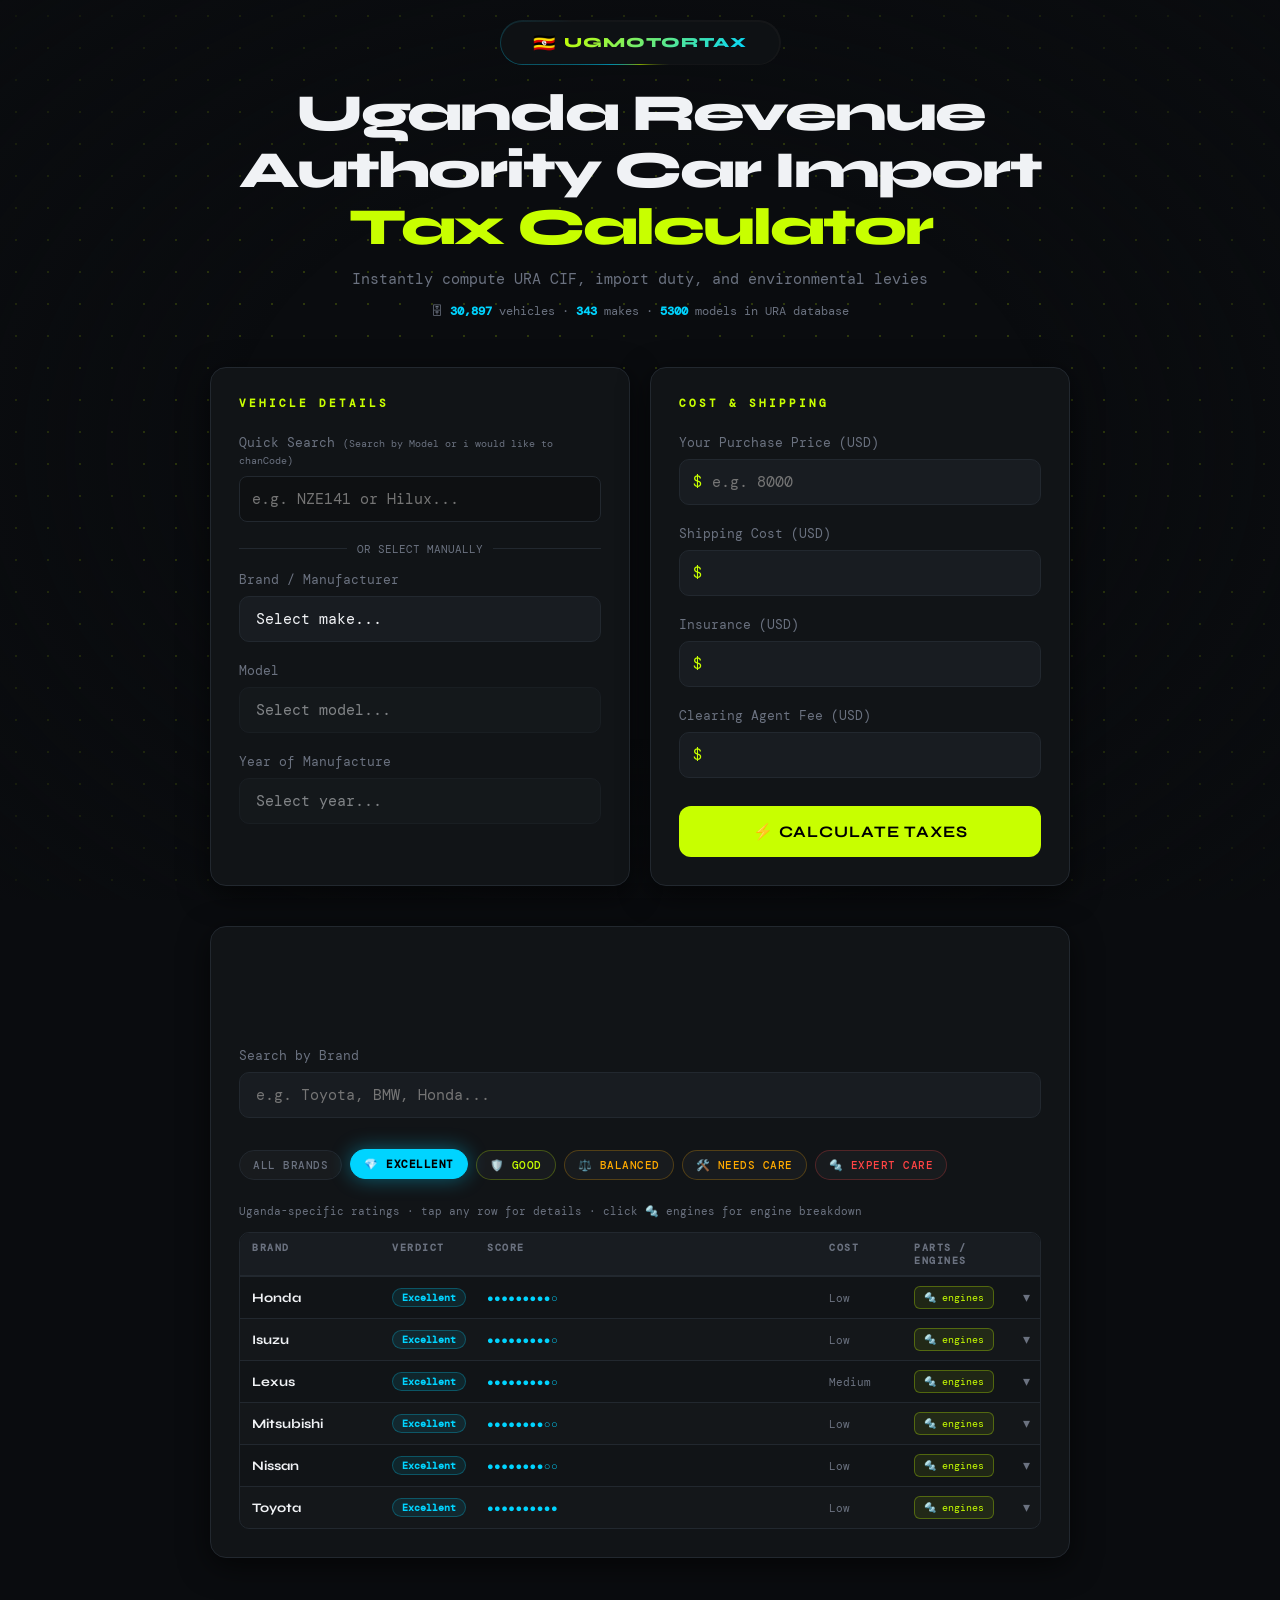
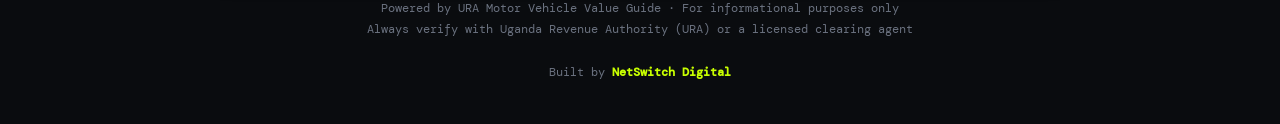
<file: index.html>
<!DOCTYPE html>
<html lang="en">
<head>
<meta charset="UTF-8">
<meta name="viewport" content="width=device-width, initial-scale=1.0">

<!-- Primary Meta Tags -->
<title>URA Car Import Tax Calculator Uganda (2026) | Check CIF & Duty</title>
<meta name="title" content="URA Car Import Tax Calculator Uganda (2026) | Check CIF & Duty">
<meta name="description" content="Easily calculate Uganda Revenue Authority (URA) import taxes, CIF values, environmental levies, and duties for any vehicle imported to Uganda.">
<meta name="keywords" content="Uganda Revenue Authority car import tax calculator, URA car tax calculator, import duty on cars in Uganda, URA motor vehicle value guide, CIF value calculator Uganda">

<!-- Open Graph / Facebook -->
<meta property="og:type" content="website">
<meta property="og:title" content="URA Car Import Tax Calculator Uganda (2026)">
<meta property="og:description" content="Calculate your exact URA import duties, CIF valuation, and environmental levies instantly.">
<meta property="og:image" content="https://placehold.co/1200x630/1e1e1e/c8ff00?text=Uganda+Car+Tax+Calculator">

<!-- Twitter -->
<meta property="twitter:card" content="summary_large_image">
<meta property="twitter:title" content="URA Car Import Tax Calculator Uganda (2026)">
<meta property="twitter:description" content="Calculate your exact URA import duties, CIF valuation, and environmental levies instantly.">
<meta property="twitter:image" content="https://placehold.co/1200x630/1e1e1e/c8ff00?text=Uganda+Car+Tax+Calculator">

<!-- Preload Local Font to prevent FOUT (Flash of Unstyled Text) -->
<link rel="preload" href="fonts/Syne/Syne-VariableFont_wght.ttf" as="font" type="font/ttf" crossorigin>
<link rel="stylesheet" href="Css/style.css">

<!-- JSON-LD Structured Data -->
<script type="application/ld+json">
{
  "@context": "https://schema.org",
  "@type": "WebApplication",
  "name": "URA Car Import Tax Calculator Uganda",
  "description": "Calculate Uganda Revenue Authority (URA) import taxes, CIF values, environmental levies, and duties for vehicles imported to Uganda.",
  "applicationCategory": "BusinessApplication",
  "operatingSystem": "All",
  "offers": {
    "@type": "Offer",
    "price": "0",
    "priceCurrency": "USD"
  }
}
</script>
<script>
function smoothScrollTo(id) {
  const el = document.getElementById(id);
  if (!el) return;
  const navH = document.getElementById('floatingNav')?.offsetHeight || 70;
  const y = el.getBoundingClientRect().top + window.scrollY - navH - 16;
  window.scrollTo({ top: y, behavior: 'smooth' });
}
</script>
</head>
<body>

<!-- ================================================
     FLOATING NAVBAR
================================================ -->
<nav class="floating-nav" id="floatingNav">
  <div class="nav-border-glow">
    <div class="nav-inner">
      <a href="#" class="nav-brand">
        <span class="nav-flag">🇺🇬</span>
        <span class="nav-brand-text">UGMOTORTAX</span>
      </a>
    </div>
  </div>
</nav>

<div class="container">
  <!-- ==============================================
       HEADER SECTION
       Displays the title, subtitle, and database stats
  ============================================== -->
  <div class="header">
    <h1>Uganda Revenue Authority Car Import<br><span>Tax Calculator</span></h1>
    <p class="subtitle">Instantly compute URA CIF, import duty, and environmental levies</p>
    <div class="db-stats" id="dbStats"></div>
  </div>

  <!-- ==============================================
       MAIN CALCULATOR GRID
       Contains two cards: Vehicle Details and Costs
  ============================================== -->
  <div class="calculator-grid">
    <div class="card">
      <h2 class="card-title">Vehicle Details</h2>
      
      <!-- Quick Search Feature -->
      <div class="field" style="position:relative; z-index: 10;">
        <label>Quick Search <span style="font-size:10px;color:var(--muted);font-weight:400;letter-spacing:0">(Search by Model or i would like to chanCode)</span></label>
        <input type="text" id="quickSearchInput" placeholder="e.g. NZE141 or Hilux..." oninput="handleQuickSearch()" style="width:100%; padding: 12px; border-radius: 8px; border: 1px solid var(--border); background: rgba(0,0,0,0.2); color: white; outline: none; transition: border-color 0.2s;">
        <div id="quickSearchResults" class="quick-search-results"></div>
      </div>
      
      <div style="display:flex; align-items:center; gap:10px; margin: 15px 0;">
         <hr style="flex:1; border:none; border-top:1px solid var(--border);">
         <span style="font-size:11px; color:var(--muted); font-family:'DM Mono',monospace;">OR SELECT MANUALLY</span>
         <hr style="flex:1; border:none; border-top:1px solid var(--border);">
      </div>

      <div class="field"><label>Brand / Manufacturer </label><select id="make" onchange="onMakeChange()">
          <option value="">Select make...</option>
          <optgroup label="⚡ Quick Select">
            <option value="Toyota">Toyota</option>
            <option value="Mercedes">Mercedes</option>
            <option value="Subaru">Subaru</option>
            <option value="Mazda">Mazda</option>
            <option value="Ford">Ford</option>
            <option value="BMW">BMW</option>
            <option value="Volkswagen">Volkswagen</option>
            <option value="Audi">Audi</option>
            <option value="Honda">Honda</option>
            <option value="Land">Land Rover</option>
            <option value="Nissan">Nissan</option>
            <option value="Mitsubishi">Mitsubishi</option>
            <option value="Isuzu">Isuzu</option>
            <option value="Suzuki">Suzuki</option>
          </optgroup>
          <optgroup id="all-makes-group" label="── All Makes (A–Z)"></optgroup>
        </select></div>
      <div class="field"><label>Model</label><select id="model" onchange="onModelChange()" disabled><option value="">Select model...</option></select></div>
      <div class="field" id="chassisField" style="display:none">
        <label>Model Code <span id="chassisHint" style="font-size:10px;color:var(--muted);font-weight:400;letter-spacing:0"></span></label>
        <select id="chassis" onchange="onChassisChange()" disabled><option value="">Select chassis...</option></select>
      </div>
      <div class="field" id="ccField" style="display:none">
        <label>Engine Size <span id="ccHint" style="font-size:10px;color:var(--muted);font-weight:400;letter-spacing:0"></span></label>
        <select id="cc" onchange="onCcChange()" disabled><option value="">Select engine size...</option></select>
      </div>
      <div class="field"><label>Year of Manufacture</label><select id="year" onchange="onYearChange()" disabled><option value="">Select year...</option></select></div>
      <div class="ura-badge" id="uraBadge"><span>🏛 URA Value:</span><b id="uraCifDisplay">—</b><span style="font-size:11px;color:var(--muted)">(used for all taxes)</span></div>
      <div class="ura-not-found" id="uraNotFound">⚠️ Not in URA database. Taxes calculated on your purchase price.</div>
      <div id="chassisBadge" style="display:none;align-items:center;gap:8px;background:rgba(200,255,0,0.06);border:1px solid rgba(200,255,0,0.25);border-radius:10px;padding:10px 14px;margin-top:10px;font-family:'DM Mono',monospace;font-size:13px;color:#c8ff00"></div>
    </div>
    <div class="card">
      <h2 class="card-title">Cost & Shipping</h2>
      <div class="field"><label>Your Purchase Price (USD)</label><div class="input-prefix"><span>$</span><input type="number" id="carPrice" placeholder="e.g. 8000" min="0"></div></div>
      <div class="field"><label>Shipping Cost (USD)</label><div class="input-prefix"><span>$</span><input type="number" id="shipping" min="0"></div></div>
      <div class="field"><label>Insurance (USD)</label><div class="input-prefix"><span>$</span><input type="number" id="insurance" min="0"></div></div>
      <div class="field"><label>Clearing Agent Fee (USD)</label><div class="input-prefix"><span>$</span><input type="number" id="agentFee" min="0"></div></div>
      <button class="calc-btn" onclick="calculate()">⚡ CALCULATE TAXES</button>
    </div>
  </div>
  <!-- ==============================================
       RESULTS SECTION
       Displays the calculated taxes, levies, and totals
  ============================================== -->
  <div class="age-warning" id="ageWarning">⚠️ This vehicle may be too old for Uganda import. Uganda requires cars manufactured 2011 or later. Confirm with URA before purchasing.</div>
  <div class="results-card" id="results">
    <h2 class="card-title">Tax Breakdown</h2>
    <div class="result-row"><span class="result-label">URA CIF Valuation</span><span class="result-value" id="r-cif">—</span></div>
    <div class="result-row"><span class="result-label">Import Duty (25%)</span><span class="result-value positive" id="r-duty">—</span></div>
    <div class="result-row"><span class="result-label">VAT (18% of CIF + Duty)</span><span class="result-value positive" id="r-vat">—</span></div>
    <div class="result-row"><span class="result-label">Withholding Tax (6% of CIF)</span><span class="result-value positive" id="r-wht">—</span></div>
    <div class="result-row"><span class="result-label">Infrastructure Levy (1.5% of CIF)</span><span class="result-value positive" id="r-infra">—</span></div>
    <div class="result-row" id="age-levy-row" style="display:none"><span class="result-label">Environmental Levy (50% of CIF — vehicles 10–14 years)</span><span class="result-value positive" id="r-age">—</span></div>
    <div class="result-row"><span class="result-label">Fixed Gov't Fees (Form + Stamp + Excise + Registration)</span><span class="result-value positive" id="r-fixed">—</span></div>
    <div class="result-row"><span class="result-label">Clearing Agent Fee</span><span class="result-value positive" id="r-agent">—</span></div>
    <div class="total-section">
      <div class="total-grid">
        <div class="total-item"><label>Car Price</label><div class="amount ship" id="t-car">—</div></div>
        <div class="total-item"><label>Total Taxes & Fees</label><div class="amount tax" id="t-tax">—</div></div>
        <div class="total-item"><label>Total Landed Cost</label><div class="amount big" id="t-total">—</div></div>
      </div>
    </div>
    <div class="ura-override-notice reveal-left" id="uraOverrideNotice">ℹ️ Using URA's official CIF valuation for tax calculations as per URA database.</div>
    <div class="info-row" id="info-pills"></div>
    <div class="warning-box reveal-right">⚠️ These are <strong>estimates only</strong>. Always verify with a licensed clearing agent or URA directly before purchasing.</div>

    <button class="reveal-scale" id="methBtn" onclick="toggleMethodology()" style="width:100%;margin-top:16px;background:transparent;border:1px solid var(--border);border-radius:12px;padding:14px 20px;color:var(--muted);font-family:'DM Mono',monospace;font-size:13px;cursor:pointer;display:flex;align-items:center;justify-content:space-between;transition:all 0.2s" onmouseenter="this.style.borderColor='var(--accent)';this.style.color='var(--accent)'" onmouseleave="if(!document.getElementById('methodologyPanel').classList.contains('open')){this.style.borderColor='var(--border)';this.style.color='var(--muted)'}">
      <span>📐 View Methodology & Tax Breakdown</span>
      <span id="methArrow" style="font-size:16px;transition:transform 0.25s">▾</span>
    </button>
    <div id="methodologyPanel" style="display:none;margin-top:2px;border:1px solid var(--border);border-radius:12px;overflow:hidden">
      <div style="background:var(--surface2);padding:16px 20px;border-bottom:1px solid var(--border)">
        <div style="font-size:11px;font-weight:600;letter-spacing:3px;color:var(--accent);font-family:'DM Mono',monospace;margin-bottom:4px">HOW URA CALCULATES YOUR TAXES</div>
        <p style="font-family:'DM Mono',monospace;font-size:12px;color:var(--muted);line-height:1.7">All taxes are levied under the <strong style="color:var(--text)">East African Community Common External Tariff (EAC-CET)</strong> and collected by the <strong style="color:var(--text)">Uganda Revenue Authority (URA)</strong>. Tax rates verified against real URA output data.</p>
      </div>
      <div style="padding:20px;display:flex;flex-direction:column;gap:12px" id="methSteps"></div>
      <div style="background:rgba(200,255,0,0.03);border-top:1px solid var(--border);padding:16px 20px">
        <div style="font-size:10px;font-weight:600;letter-spacing:2px;color:var(--accent);font-family:'DM Mono',monospace;margin-bottom:12px">CALCULATION CHAIN</div>
        <div id="methChain" style="font-family:'DM Mono',monospace;font-size:12px;color:var(--muted);line-height:2.2"></div>
      </div>
      <div style="border-top:1px solid var(--border);padding:16px 20px">
        <div style="font-size:10px;font-weight:600;letter-spacing:2px;color:var(--accent);font-family:'DM Mono',monospace;margin-bottom:12px">LEGAL BASIS & RATES</div>
        <div style="display:grid;grid-template-columns:1fr 1fr;gap:8px">
          <div style="background:var(--surface2);border-radius:8px;padding:10px 14px"><div style="font-size:10px;color:var(--muted);font-family:'DM Mono',monospace;margin-bottom:4px">IMPORT DUTY</div><div style="font-size:12px;font-family:'DM Mono',monospace;color:var(--text)">EAC Common External Tariff · HS Code 8703.xx · Rate: 25%</div></div>
          <div style="background:var(--surface2);border-radius:8px;padding:10px 14px"><div style="font-size:10px;color:var(--muted);font-family:'DM Mono',monospace;margin-bottom:4px">VAT</div><div style="font-size:12px;font-family:'DM Mono',monospace;color:var(--text)">VAT Act · Applied on CIF · Rate: 18%</div></div>
          <div style="background:var(--surface2);border-radius:8px;padding:10px 14px"><div style="font-size:10px;color:var(--muted);font-family:'DM Mono',monospace;margin-bottom:4px">WITHHOLDING TAX</div><div style="font-size:12px;font-family:'DM Mono',monospace;color:var(--text)">Income Tax Act · Applied on CIF · Rate: 6%</div></div>
          <div style="background:var(--surface2);border-radius:8px;padding:10px 14px"><div style="font-size:10px;color:var(--muted);font-family:'DM Mono',monospace;margin-bottom:4px">INFRASTRUCTURE LEVY</div><div style="font-size:12px;font-family:'DM Mono',monospace;color:var(--text)">Finance Act 2014 · Road fund · Applied on CIF · Rate: 1.5%</div></div>
          <div style="background:var(--surface2);border-radius:8px;padding:10px 14px"><div style="font-size:10px;color:var(--muted);font-family:'DM Mono',monospace;margin-bottom:4px">ENVIRONMENTAL LEVY</div><div style="font-size:12px;font-family:'DM Mono',monospace;color:var(--text)">Finance Act · 0–9 years: 0% · 10–14 years: 50% of CIF</div></div>
          <div style="background:var(--surface2);border-radius:8px;padding:10px 14px"><div style="font-size:10px;color:var(--muted);font-family:'DM Mono',monospace;margin-bottom:4px">FIXED GOV'T FEES (UGX)</div><div style="font-size:12px;font-family:'DM Mono',monospace;color:var(--text)">Form 18k · Stamp 35k · Excise 200k · Registration 1.5M</div></div>
        </div>
      </div>
      <div style="border-top:1px solid var(--border);padding:16px 20px;background:rgba(0,212,255,0.03)">
        <div style="font-size:10px;font-weight:600;letter-spacing:2px;color:var(--accent2);font-family:'DM Mono',monospace;margin-bottom:10px">WHAT IS CIF?</div>
        <p style="font-family:'DM Mono',monospace;font-size:12px;color:var(--muted);line-height:1.8"><strong style="color:var(--accent2)">CIF = Cost + Insurance + Freight.</strong> URA taxes your vehicle on its CIF value. If your purchase price is lower than URA's Motor Vehicle Value Guide, URA will use <em>their</em> value — not yours.</p>
      </div>
    </div>
  </div>
  
  <!-- ==============================================
       RELIABILITY SECTION
       Shows Uganda-specific reliability data
  ============================================== -->
  <div style="margin-top:40px">
    <div class="card">
      <h2 class="card-title reveal">🔧 Vehicle Reliability Check</h2>
      <p class="reveal-scale" style="font-family:'DM Mono',monospace;font-size:13px;color:var(--muted);margin-bottom:20px">Uganda-specific reliability ratings — based on parts availability, local mechanic knowledge and road conditions</p>

      <!-- Search -->
      <div class="field reveal-left">
        <label>Search by Brand</label>
        <input type="text" id="reliSearch" placeholder="e.g. Toyota, BMW, Honda..." oninput="filterReliability()" style="margin-bottom:12px">
      </div>

      <!-- Filter buttons -->
      <div style="display:flex;flex-wrap:wrap;gap:8px;margin-bottom:20px" id="filterBtns" class="reveal-right">
        <button onclick="setFilter('all')" class="filter-btn" data-filter="all">All Brands</button>
        <button onclick="setFilter('Excellent')" class="filter-btn active" data-filter="Excellent">💎 Excellent</button>
        <button onclick="setFilter('Good')" class="filter-btn" data-filter="Good">🛡️ Good</button>
        <button onclick="setFilter('Average')" class="filter-btn" data-filter="Average">⚖️ Balanced</button>
        <button onclick="setFilter('Caution')" class="filter-btn" data-filter="Caution">🛠️ Needs Care</button>
        <button onclick="setFilter('Avoid')" class="filter-btn" data-filter="Avoid">🔩 Expert Care</button>
      </div>

      <p class="reveal" style="font-family:'DM Mono',monospace;font-size:11px;color:var(--muted);margin-bottom:14px">Uganda-specific ratings · tap any row for details · click 🔩 engines for engine breakdown</p>
      <!-- Grid -->
      <div id="reliTable" class="reveal"></div>
    </div>
  </div>

  <div class="footer">
    Powered by URA Motor Vehicle Value Guide · For informational purposes only<br>
    Always verify with Uganda Revenue Authority (URA) or a licensed clearing agent<br><br>
    Built by <a href="#" target="_blank" style="color:var(--accent);text-decoration:none;font-weight:600;transition:opacity 0.2s" onmouseover="this.style.opacity='0.8'" onmouseout="this.style.opacity='1'">NetSwitch Digital</a>
  </div>
</div>

<script src="Js/script.js"></script>
</body>
</html>
</file>
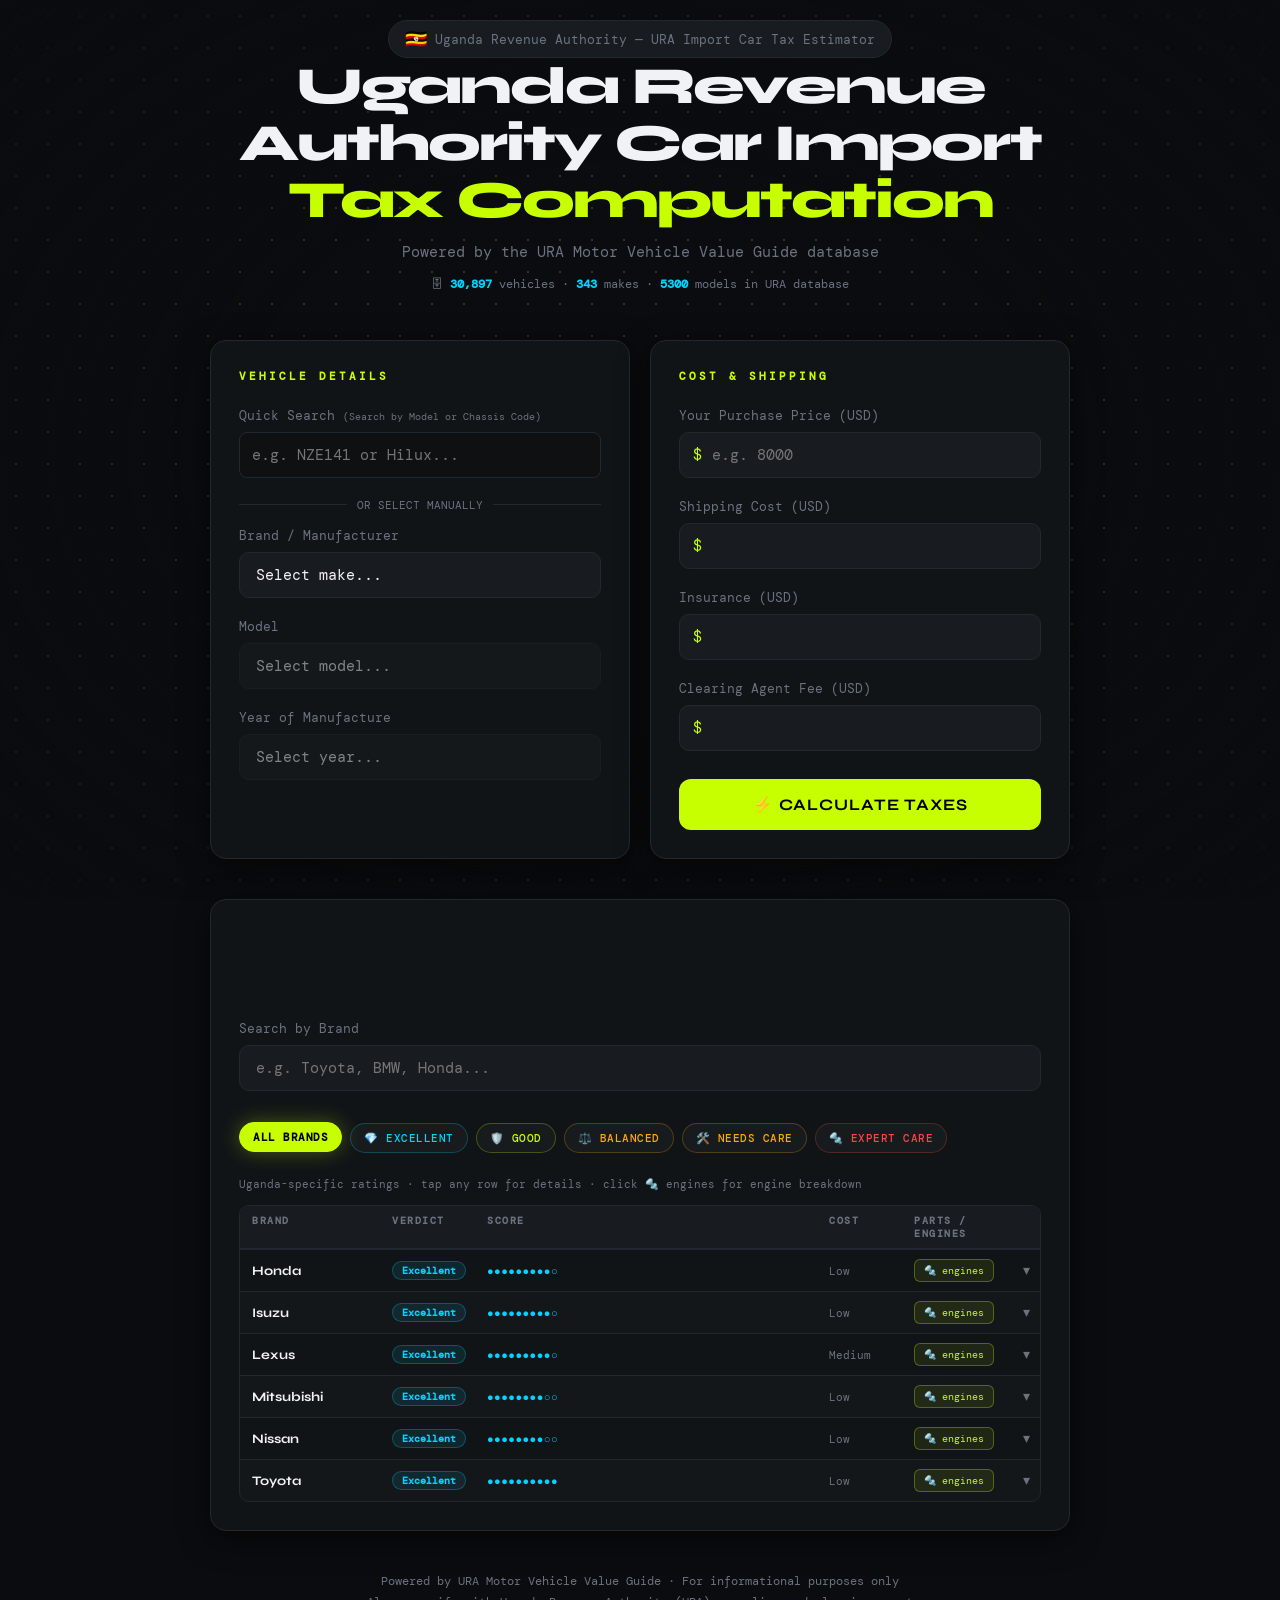
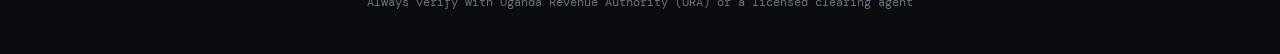
<file: uganda-car-tax-standalone ultimate.html>
<!DOCTYPE html>
<html lang="en">
<head>
<meta charset="UTF-8">
<meta name="viewport" content="width=device-width, initial-scale=1.0">

<!-- Primary Meta Tags -->
<title>URA Car Import Tax Calculator Uganda (2026) | Check CIF & Duty</title>
<meta name="title" content="URA Car Import Tax Calculator Uganda (2026) | Check CIF & Duty">
<meta name="description" content="Easily calculate Uganda Revenue Authority (URA) import taxes, CIF values, environmental levies, and duties for any vehicle imported to Uganda.">
<meta name="keywords" content="Uganda car import tax calculator, URA car tax calculator, import duty on cars in Uganda, URA motor vehicle value guide, CIF value calculator Uganda">

<!-- Open Graph / Facebook -->
<meta property="og:type" content="website">
<meta property="og:title" content="URA Car Import Tax Calculator Uganda (2026)">
<meta property="og:description" content="Calculate your exact URA import duties, CIF valuation, and environmental levies instantly.">
<meta property="og:image" content="https://placehold.co/1200x630/1e1e1e/c8ff00?text=Uganda+Car+Tax+Calculator">

<!-- Twitter -->
<meta property="twitter:card" content="summary_large_image">
<meta property="twitter:title" content="URA Car Import Tax Calculator Uganda (2026)">
<meta property="twitter:description" content="Calculate your exact URA import duties, CIF valuation, and environmental levies instantly.">
<meta property="twitter:image" content="https://placehold.co/1200x630/1e1e1e/c8ff00?text=Uganda+Car+Tax+Calculator">

<!-- Preload Local Font to prevent FOUT (Flash of Unstyled Text) -->
<link rel="preload" href="fonts/Syne/Syne-VariableFont_wght.ttf" as="font" type="font/ttf" crossorigin>
<link rel="stylesheet" href="Css/style.css">

<!-- JSON-LD Structured Data -->
<script type="application/ld+json">
{
  "@context": "https://schema.org",
  "@type": "WebApplication",
  "name": "URA Car Import Tax Calculator Uganda",
  "description": "Calculate Uganda Revenue Authority (URA) import taxes, CIF values, environmental levies, and duties for vehicles imported to Uganda.",
  "applicationCategory": "BusinessApplication",
  "operatingSystem": "All",
  "offers": {
    "@type": "Offer",
    "price": "0",
    "priceCurrency": "USD"
  }
}
</script>
<!-- JSON-LD Structured Data FAQ -->
<script type="application/ld+json">
{
  "@context": "https://schema.org",
  "@type": "FAQPage",
  "mainEntity": [{
    "@type": "Question",
    "name": "How is import duty calculated on cars in Uganda?",
    "acceptedAnswer": {
      "@type": "Answer",
      "text": "Import duty is calculated at 25% of the vehicle's CIF (Cost, Insurance, and Freight) value as per the East African Community Common External Tariff (EAC-CET)."
    }
  }, {
    "@type": "Question",
    "name": "What is the environmental levy on imported cars in Uganda?",
    "acceptedAnswer": {
      "@type": "Answer",
      "text": "Vehicles aged 0-9 years have 0% environmental levy. Vehicles aged 10-14 years are charged an environmental levy of 50% of their CIF value."
    }
  }, {
    "@type": "Question",
    "name": "How does URA determine the CIF value?",
    "acceptedAnswer": {
      "@type": "Answer",
      "text": "URA uses its official Motor Vehicle Value Guide database to determine the CIF value. If your purchase price is lower than URA's guided value, taxes are levied based on URA's higher valuation."
    }
  }]
}
</script>
</head>
<body>
<div class="container">
  <!-- ==============================================
       HEADER SECTION
       Displays the title, subtitle, and database stats
  ============================================== -->
  <div class="header">
    <div class="flag-badge"><span class="flag">🇺🇬</span>Uganda Revenue Authority — URA Import Car Tax Estimator</div>
    <h1>Uganda Revenue Authority Car Import<br><span>Tax Computation</span></h1>
    <p class="subtitle">Powered by the URA Motor Vehicle Value Guide database</p>
    <div class="db-stats" id="dbStats"></div>
  </div>

  <!-- ==============================================
       MAIN CALCULATOR GRID
       Contains two cards: Vehicle Details and Costs
  ============================================== -->
  <div class="calculator-grid">
    <div class="card">
      <h2 class="card-title">Vehicle Details</h2>
      
      <!-- Quick Search Feature -->
      <div class="field" style="position:relative; z-index: 10;">
        <label>Quick Search <span style="font-size:10px;color:var(--muted);font-weight:400;letter-spacing:0">(Search by Model or Chassis Code)</span></label>
        <input type="text" id="quickSearchInput" placeholder="e.g. NZE141 or Hilux..." oninput="handleQuickSearch()" style="width:100%; padding: 12px; border-radius: 8px; border: 1px solid var(--border); background: rgba(0,0,0,0.2); color: white; outline: none; transition: border-color 0.2s;">
        <div id="quickSearchResults" class="quick-search-results"></div>
      </div>
      
      <div style="display:flex; align-items:center; gap:10px; margin: 15px 0;">
         <hr style="flex:1; border:none; border-top:1px solid var(--border);">
         <span style="font-size:11px; color:var(--muted); font-family:'DM Mono',monospace;">OR SELECT MANUALLY</span>
         <hr style="flex:1; border:none; border-top:1px solid var(--border);">
      </div>

      <div class="field"><label>Brand / Manufacturer </label><select id="make" onchange="onMakeChange()">
          <option value="">Select make...</option>
          <optgroup label="⚡ Quick Select">
            <option value="Toyota">Toyota</option>
            <option value="Mercedes">Mercedes</option>
            <option value="Subaru">Subaru</option>
            <option value="Mazda">Mazda</option>
            <option value="Ford">Ford</option>
            <option value="BMW">BMW</option>
            <option value="Volkswagen">Volkswagen</option>
            <option value="Audi">Audi</option>
            <option value="Honda">Honda</option>
            <option value="Land">Land Rover</option>
            <option value="Nissan">Nissan</option>
            <option value="Mitsubishi">Mitsubishi</option>
            <option value="Isuzu">Isuzu</option>
            <option value="Suzuki">Suzuki</option>
          </optgroup>
          <optgroup id="all-makes-group" label="── All Makes (A–Z)"></optgroup>
        </select></div>
      <div class="field"><label>Model</label><select id="model" onchange="onModelChange()" disabled><option value="">Select model...</option></select></div>
      <div class="field" id="chassisField" style="display:none">
        <label>Model Code <span id="chassisHint" style="font-size:10px;color:var(--muted);font-weight:400;letter-spacing:0"></span></label>
        <select id="chassis" onchange="onChassisChange()" disabled><option value="">Select chassis...</option></select>
      </div>
      <div class="field" id="ccField" style="display:none">
        <label>Engine Size <span id="ccHint" style="font-size:10px;color:var(--muted);font-weight:400;letter-spacing:0"></span></label>
        <select id="cc" onchange="onCcChange()" disabled><option value="">Select engine size...</option></select>
      </div>
      <div class="field"><label>Year of Manufacture</label><select id="year" onchange="onYearChange()" disabled><option value="">Select year...</option></select></div>
      <div class="ura-badge" id="uraBadge"><span>🏛 URA Value:</span><b id="uraCifDisplay">—</b><span style="font-size:11px;color:var(--muted)">(used for all taxes)</span></div>
      <div class="ura-not-found" id="uraNotFound">⚠️ Not in URA database. Taxes calculated on your purchase price.</div>
      <div id="chassisBadge" style="display:none;align-items:center;gap:8px;background:rgba(200,255,0,0.06);border:1px solid rgba(200,255,0,0.25);border-radius:10px;padding:10px 14px;margin-top:10px;font-family:'DM Mono',monospace;font-size:13px;color:#c8ff00"></div>
    </div>
    <div class="card">
      <h2 class="card-title">Cost & Shipping</h2>
      <div class="field"><label>Your Purchase Price (USD)</label><div class="input-prefix"><span>$</span><input type="number" id="carPrice" placeholder="e.g. 8000" min="0"></div></div>
      <div class="field"><label>Shipping Cost (USD)</label><div class="input-prefix"><span>$</span><input type="number" id="shipping" min="0"></div></div>
      <div class="field"><label>Insurance (USD)</label><div class="input-prefix"><span>$</span><input type="number" id="insurance" min="0"></div></div>
      <div class="field"><label>Clearing Agent Fee (USD)</label><div class="input-prefix"><span>$</span><input type="number" id="agentFee" min="0"></div></div>
      <button class="calc-btn" onclick="calculate()">⚡ CALCULATE TAXES</button>
    </div>
  </div>
  <!-- ==============================================
       RESULTS SECTION
       Displays the calculated taxes, levies, and totals
  ============================================== -->
  <div class="age-warning" id="ageWarning">⚠️ This vehicle may be too old for Uganda import. Uganda requires cars manufactured 2011 or later. Confirm with URA before purchasing.</div>
  <div class="results-card" id="results">
    <h2 class="card-title">Tax Breakdown</h2>
    <div class="result-row"><span class="result-label">URA CIF Valuation</span><span class="result-value" id="r-cif">—</span></div>
    <div class="result-row"><span class="result-label">Import Duty (25%)</span><span class="result-value positive" id="r-duty">—</span></div>
    <div class="result-row"><span class="result-label">VAT (18% of CIF + Duty)</span><span class="result-value positive" id="r-vat">—</span></div>
    <div class="result-row"><span class="result-label">Withholding Tax (6% of CIF)</span><span class="result-value positive" id="r-wht">—</span></div>
    <div class="result-row"><span class="result-label">Infrastructure Levy (1.5% of CIF)</span><span class="result-value positive" id="r-infra">—</span></div>
    <div class="result-row" id="age-levy-row" style="display:none"><span class="result-label">Environmental Levy (50% of CIF — vehicles 10–14 years)</span><span class="result-value positive" id="r-age">—</span></div>
    <div class="result-row"><span class="result-label">Fixed Gov't Fees (Form + Stamp + Excise + Registration)</span><span class="result-value positive" id="r-fixed">—</span></div>
    <div class="result-row"><span class="result-label">Clearing Agent Fee</span><span class="result-value positive" id="r-agent">—</span></div>
    <div class="total-section">
      <div class="total-grid">
        <div class="total-item"><label>Car Price</label><div class="amount ship" id="t-car">—</div></div>
        <div class="total-item"><label>Total Taxes & Fees</label><div class="amount tax" id="t-tax">—</div></div>
        <div class="total-item"><label>Total Landed Cost</label><div class="amount big" id="t-total">—</div></div>
      </div>
    </div>
    <div class="ura-override-notice reveal-left" id="uraOverrideNotice">ℹ️ Using URA's official CIF valuation for tax calculations as per URA database.</div>
    <div class="info-row" id="info-pills"></div>
    <div class="warning-box reveal-right">⚠️ These are <strong>estimates only</strong>. Always verify with a licensed clearing agent or URA directly before purchasing.</div>

    <button class="reveal-scale" id="methBtn" onclick="toggleMethodology()" style="width:100%;margin-top:16px;background:transparent;border:1px solid var(--border);border-radius:12px;padding:14px 20px;color:var(--muted);font-family:'DM Mono',monospace;font-size:13px;cursor:pointer;display:flex;align-items:center;justify-content:space-between;transition:all 0.2s" onmouseenter="this.style.borderColor='var(--accent)';this.style.color='var(--accent)'" onmouseleave="if(!document.getElementById('methodologyPanel').classList.contains('open')){this.style.borderColor='var(--border)';this.style.color='var(--muted)'}">
      <span>📐 View Methodology & Tax Breakdown</span>
      <span id="methArrow" style="font-size:16px;transition:transform 0.25s">▾</span>
    </button>
    <div id="methodologyPanel" style="display:none;margin-top:2px;border:1px solid var(--border);border-radius:12px;overflow:hidden">
      <div style="background:var(--surface2);padding:16px 20px;border-bottom:1px solid var(--border)">
        <div style="font-size:11px;font-weight:600;letter-spacing:3px;color:var(--accent);font-family:'DM Mono',monospace;margin-bottom:4px">HOW URA CALCULATES YOUR TAXES</div>
        <p style="font-family:'DM Mono',monospace;font-size:12px;color:var(--muted);line-height:1.7">All taxes are levied under the <strong style="color:var(--text)">East African Community Common External Tariff (EAC-CET)</strong> and collected by the <strong style="color:var(--text)">Uganda Revenue Authority (URA)</strong>. Tax rates verified against real URA output data.</p>
      </div>
      <div style="padding:20px;display:flex;flex-direction:column;gap:12px" id="methSteps"></div>
      <div style="background:rgba(200,255,0,0.03);border-top:1px solid var(--border);padding:16px 20px">
        <div style="font-size:10px;font-weight:600;letter-spacing:2px;color:var(--accent);font-family:'DM Mono',monospace;margin-bottom:12px">CALCULATION CHAIN</div>
        <div id="methChain" style="font-family:'DM Mono',monospace;font-size:12px;color:var(--muted);line-height:2.2"></div>
      </div>
      <div style="border-top:1px solid var(--border);padding:16px 20px">
        <div style="font-size:10px;font-weight:600;letter-spacing:2px;color:var(--accent);font-family:'DM Mono',monospace;margin-bottom:12px">LEGAL BASIS & RATES</div>
        <div style="display:grid;grid-template-columns:1fr 1fr;gap:8px">
          <div style="background:var(--surface2);border-radius:8px;padding:10px 14px"><div style="font-size:10px;color:var(--muted);font-family:'DM Mono',monospace;margin-bottom:4px">IMPORT DUTY</div><div style="font-size:12px;font-family:'DM Mono',monospace;color:var(--text)">EAC Common External Tariff · HS Code 8703.xx · Rate: 25%</div></div>
          <div style="background:var(--surface2);border-radius:8px;padding:10px 14px"><div style="font-size:10px;color:var(--muted);font-family:'DM Mono',monospace;margin-bottom:4px">VAT</div><div style="font-size:12px;font-family:'DM Mono',monospace;color:var(--text)">VAT Act · Applied on CIF · Rate: 18%</div></div>
          <div style="background:var(--surface2);border-radius:8px;padding:10px 14px"><div style="font-size:10px;color:var(--muted);font-family:'DM Mono',monospace;margin-bottom:4px">WITHHOLDING TAX</div><div style="font-size:12px;font-family:'DM Mono',monospace;color:var(--text)">Income Tax Act · Applied on CIF · Rate: 6%</div></div>
          <div style="background:var(--surface2);border-radius:8px;padding:10px 14px"><div style="font-size:10px;color:var(--muted);font-family:'DM Mono',monospace;margin-bottom:4px">INFRASTRUCTURE LEVY</div><div style="font-size:12px;font-family:'DM Mono',monospace;color:var(--text)">Finance Act 2014 · Road fund · Applied on CIF · Rate: 1.5%</div></div>
          <div style="background:var(--surface2);border-radius:8px;padding:10px 14px"><div style="font-size:10px;color:var(--muted);font-family:'DM Mono',monospace;margin-bottom:4px">ENVIRONMENTAL LEVY</div><div style="font-size:12px;font-family:'DM Mono',monospace;color:var(--text)">Finance Act · 0–9 years: 0% · 10–14 years: 50% of CIF</div></div>
          <div style="background:var(--surface2);border-radius:8px;padding:10px 14px"><div style="font-size:10px;color:var(--muted);font-family:'DM Mono',monospace;margin-bottom:4px">FIXED GOV'T FEES (UGX)</div><div style="font-size:12px;font-family:'DM Mono',monospace;color:var(--text)">Form 18k · Stamp 35k · Excise 200k · Registration 1.5M</div></div>
        </div>
      </div>
      <div style="border-top:1px solid var(--border);padding:16px 20px;background:rgba(0,212,255,0.03)">
        <div style="font-size:10px;font-weight:600;letter-spacing:2px;color:var(--accent2);font-family:'DM Mono',monospace;margin-bottom:10px">WHAT IS CIF?</div>
        <p style="font-family:'DM Mono',monospace;font-size:12px;color:var(--muted);line-height:1.8"><strong style="color:var(--accent2)">CIF = Cost + Insurance + Freight.</strong> URA taxes your vehicle on its CIF value. If your purchase price is lower than URA's Motor Vehicle Value Guide, URA will use <em>their</em> value — not yours.</p>
      </div>
    </div>
  </div>
  
  <!-- ==============================================
       RELIABILITY SECTION
       Shows Uganda-specific reliability data
  ============================================== -->
  <div style="margin-top:40px">
    <div class="card">
      <h2 class="card-title reveal">🔧 Vehicle Reliability Check</h2>
      <p class="reveal-scale" style="font-family:'DM Mono',monospace;font-size:13px;color:var(--muted);margin-bottom:20px">Uganda-specific reliability ratings — based on parts availability, local mechanic knowledge and road conditions</p>

      <!-- Search -->
      <div class="field reveal-left">
        <label>Search by Brand</label>
        <input type="text" id="reliSearch" placeholder="e.g. Toyota, BMW, Honda..." oninput="filterReliability()" style="margin-bottom:12px">
      </div>

      <!-- Filter buttons -->
      <div style="display:flex;flex-wrap:wrap;gap:8px;margin-bottom:20px" id="filterBtns" class="reveal-right">
        <button onclick="setFilter('all')" class="filter-btn active" data-filter="all">All Brands</button>
        <button onclick="setFilter('Excellent')" class="filter-btn" data-filter="Excellent">💎 Excellent</button>
        <button onclick="setFilter('Good')" class="filter-btn" data-filter="Good">🛡️ Good</button>
        <button onclick="setFilter('Average')" class="filter-btn" data-filter="Average">⚖️ Balanced</button>
        <button onclick="setFilter('Caution')" class="filter-btn" data-filter="Caution">🛠️ Needs Care</button>
        <button onclick="setFilter('Avoid')" class="filter-btn" data-filter="Avoid">🔩 Expert Care</button>
      </div>

      <p class="reveal" style="font-family:'DM Mono',monospace;font-size:11px;color:var(--muted);margin-bottom:14px">Uganda-specific ratings · tap any row for details · click 🔩 engines for engine breakdown</p>
      <!-- Grid -->
      <div id="reliTable" class="reveal"></div>
    </div>
  </div>

  <div class="footer">Powered by URA Motor Vehicle Value Guide · For informational purposes only<br>Always verify with Uganda Revenue Authority (URA) or a licensed clearing agent</div>
</div>

<script src="Js/script.js"></script>
</body>
</html>
</file>
<file: Css/style.css>
/* =========================================
     LOCAL FONTS (Performance & Privacy)
     ========================================= */
  @font-face {
    font-family: 'Syne';
    src: url('../fonts/Syne/Syne-VariableFont_wght.ttf') format('truetype');
    font-weight: 400 800;
    font-display: swap;
  }

  @font-face {
    font-family: 'DM Mono';
    src: url('../fonts/DM_Mono/DMMono-Regular.ttf') format('truetype');
    font-weight: 400;
    font-display: swap;
  }

  @font-face {
    font-family: 'DM Mono';
    src: url('../fonts/DM_Mono/DMMono-Medium.ttf') format('truetype');
    font-weight: 500;
    font-display: swap;
  }

  /* =========================================
     CSS VARIABLES (THEME & COLORS)
     ========================================= */
  :root{
    --bg:#0a0c0f;
    --surface:#111417;
    --surface2:#181c21;
    --border:#22282f;
    --accent:#c8ff00;
    --accent-rgb:200,255,0;
    --accent2:#00d4ff;
    --accent2-rgb:0,212,255;
    --text:#f0f2f5;
    --muted:#6b7280;
    --danger:#ff4444;
    --warning:#ffaa00;
    --dot-opacity: .18;
    --vignette-color: var(--bg);
    --dot-color: 200, 255, 0;
    --card-shadow: 0 8px 30px rgba(0,0,0,0.6);
    --btn-text: #000000;
  }

  /* =========================================
     LIGHT MODE THEME
     ========================================= */
  [data-theme="light"]{
    --bg:#f2f5f8;
    --surface:#ffffff;
    --surface2:#f8fafc;
    --border:#e2e8f0;
    --accent:#0ea5e9;
    --accent-rgb:14,165,233;
    --accent2:#0284c7;
    --accent2-rgb:2,132,199;
    --text:#0f172a;
    --muted:#64748b;
    --danger:#ef4444;
    --warning:#f59e0b;
    --dot-opacity: 0.05;
    --vignette-color: #f2f5f8;
    --dot-color: 14, 165, 233;
    --card-shadow: 0 12px 40px rgba(0, 0, 0, 0.04), 0 4px 12px rgba(0, 0, 0, 0.02);
    --btn-text: #ffffff;
  }
  
  /* =========================================
     GLOBAL RESET & BODY STYLES
     ========================================= */
  *{margin:0;padding:0;box-sizing:border-box}
  body{background:var(--bg);color:var(--text);font-family:'Syne',sans-serif;min-height:100vh;overflow-x:hidden}
  
  /* Background dot-matrix pattern */
  body::before{
    content:'';
    position:fixed;
    inset:0;
    background-image:radial-gradient(circle, rgba(var(--dot-color), var(--dot-opacity)) 1px, transparent 1px);
    background-size:32px 32px;
    pointer-events:none;
    z-index:0;
    transition:background-image 0.4s ease;
  }
  /* Radial vignette — fades dots toward edges for depth */
  body::after{
    content:'';
    position:fixed;
    inset:0;
    background:radial-gradient(ellipse 80% 80% at 50% 50%, transparent 40%, var(--vignette-color) 100%);
    pointer-events:none;
    z-index:0;
    transition:background 0.4s ease;
  }

  /* =========================================
     FLOATING NAVBAR
     ========================================= */
  .floating-nav {
    display: flex;
    justify-content: center;
    padding: 20px 20px 0;
    width: 100%;
  }

  .nav-border-glow {
    position: relative;
    border-radius: 100px;
    padding: 1.5px;
    background: rgba(255, 255, 255, 0.08);
    overflow: hidden;
    display: inline-flex;
    justify-content: center;
    align-items: center;
  }

  .nav-border-glow::before {
    content: '';
    position: absolute;
    top: -50%;
    left: -50%;
    width: 200%;
    height: 200%;
    background: conic-gradient(
      from 0deg,
      transparent 0%,
      transparent 35%,
      #c8ff00 50%,
      #00d4ff 65%,
      transparent 80%,
      transparent 100%
    );
    animation: border-rotate 4s linear infinite;
    z-index: 0;
  }

  @keyframes border-rotate {
    0% { transform: rotate(0deg); }
    100% { transform: rotate(360deg); }
  }

  .nav-inner {
    position: relative;
    z-index: 1;
    display: flex;
    align-items: center;
    justify-content: center;
    gap: 12px;
    background: #0e1114;
    border-radius: 100px;
    padding: 10px 32px;
    box-shadow: 0 8px 32px rgba(0, 0, 0, 0.25);
  }

  [data-theme="light"] .nav-inner {
    background: rgba(255, 255, 255, 0.78);
    box-shadow: 0 8px 32px rgba(0, 0, 0, 0.08), 0 2px 8px rgba(0, 0, 0, 0.04);
  }

  .nav-brand {
    display: flex;
    align-items: center;
    gap: 8px;
    text-decoration: none;
    color: var(--text);
    font-family: 'Syne', sans-serif;
    font-weight: 800;
    font-size: 14px;
    letter-spacing: 1px;
    white-space: nowrap;
  }

  .nav-flag { font-size: 18px; }

  .nav-brand-text {
    display: inline-block;
    background: linear-gradient(135deg, #c8ff00 0%, #00d4ff 100%);
    -webkit-background-clip: text;
    -webkit-text-fill-color: transparent;
    background-clip: text;
  }

  .nav-links {
    display: flex;
    align-items: center;
    gap: 4px;
    flex: 1;
    justify-content: center;
  }

  .nav-link {
    display: flex;
    align-items: center;
    gap: 6px;
    padding: 7px 14px;
    border-radius: 100px;
    text-decoration: none;
    color: var(--muted);
    font-family: 'DM Mono', monospace;
    font-size: 12px;
    font-weight: 500;
    transition: background 0.2s, color 0.2s;
    white-space: nowrap;
  }

  .nav-link:hover {
    background: var(--surface2);
    color: var(--text);
  }

  .nav-actions {
    display: flex;
    align-items: center;
    flex-shrink: 0;
  }

  @media (max-width: 540px) {
    .nav-link { padding: 7px 10px; font-size: 11px; }
  }

  /* =========================================
     THEME TOGGLE SWITCH (PILL STYLE)
     ========================================= */
  #themeToggle {
    width: 72px;
    height: 36px;
    border-radius: 100px;
    border: 1px solid var(--border);
    background: linear-gradient(135deg, rgba(10, 12, 15, 0.95) 0%, rgba(24, 28, 33, 0.9) 100%);
    cursor: pointer;
    display: flex;
    align-items: center;
    justify-content: space-between;
    padding: 0 8px;
    box-shadow: 0 4px 20px rgba(0,0,0,0.3), inset 0 1px 0 rgba(255,255,255,0.05);
    transition: all 0.45s cubic-bezier(0.4, 0, 0.2, 1);
    backdrop-filter: blur(12px);
    -webkit-backdrop-filter: blur(12px);
    overflow: hidden;
    color: var(--text);
    font-size: 14px;
    flex-shrink: 0;
  }

  /* Sliding knob */
  .toggle-knob {
    position: absolute;
    top: 3px;
    left: 3px;
    width: 28px;
    height: 28px;
    border-radius: 50%;
    background: linear-gradient(135deg, #c8ff00 0%, #a0d800 100%);
    box-shadow: 0 2px 10px rgba(200, 255, 0, 0.4), 0 0 20px rgba(200, 255, 0, 0.15);
    transition: all 0.5s cubic-bezier(0.34, 1.56, 0.64, 1);
    z-index: 2;
  }

  /* Sun icon (left side) */
  .toggle-sun {
    font-size: 13px;
    line-height: 1;
    opacity: 0.3;
    transition: all 0.4s ease;
    z-index: 1;
    position: relative;
    filter: grayscale(0.8);
  }

  /* Moon icon (right side) */
  .toggle-moon {
    font-size: 13px;
    line-height: 1;
    opacity: 1;
    transition: all 0.4s ease;
    z-index: 1;
    position: relative;
    filter: drop-shadow(0 0 4px rgba(200, 255, 0, 0.4));
  }

  /* Glow track behind knob */
  #themeToggle::before {
    content: '';
    position: absolute;
    top: 0;
    left: 0;
    width: 50%;
    height: 100%;
    border-radius: 100px 0 0 100px;
    background: radial-gradient(circle at 20px 50%, rgba(200, 255, 0, 0.08) 0%, transparent 70%);
    transition: all 0.5s cubic-bezier(0.4, 0, 0.2, 1);
    pointer-events: none;
  }

  /* Hover state */
  #themeToggle:hover {
    border-color: var(--accent);
    box-shadow: 0 4px 24px rgba(0,0,0,0.35), 0 0 0 3px rgba(200,255,0,0.1), inset 0 1px 0 rgba(255,255,255,0.08);
    transform: scale(1.05);
  }

  #themeToggle:hover .toggle-knob {
    box-shadow: 0 2px 14px rgba(200, 255, 0, 0.6), 0 0 30px rgba(200, 255, 0, 0.2);
  }

  #themeToggle:active {
    transform: scale(0.97);
    transition: transform 0.1s ease;
  }

  #themeToggle:active .toggle-knob {
    width: 34px;
    border-radius: 14px;
  }

  /* ── LIGHT MODE: knob slides right ── */
  [data-theme="light"] #themeToggle {
    background: linear-gradient(135deg, rgba(238, 240, 245, 0.95) 0%, rgba(255, 255, 255, 0.9) 100%);
    border-color: rgba(0, 0, 0, 0.1);
    box-shadow: 0 4px 20px rgba(0,0,0,0.08), inset 0 1px 0 rgba(255,255,255,0.8);
  }

  [data-theme="light"] .toggle-knob {
    left: calc(100% - 31px);
    background: linear-gradient(135deg, #ffaa00 0%, #ff8800 100%);
    box-shadow: 0 2px 10px rgba(255, 170, 0, 0.5), 0 0 20px rgba(255, 170, 0, 0.2);
  }

  [data-theme="light"] .toggle-sun {
    opacity: 1;
    filter: drop-shadow(0 0 4px rgba(255, 170, 0, 0.5)) grayscale(0);
  }

  [data-theme="light"] .toggle-moon {
    opacity: 0.3;
    filter: grayscale(0.8);
  }

  [data-theme="light"] #themeToggle::before {
    left: 50%;
    width: 50%;
    border-radius: 0 100px 100px 0;
    background: radial-gradient(circle at calc(100% - 20px) 50%, rgba(255, 170, 0, 0.1) 0%, transparent 70%);
  }

  [data-theme="light"] #themeToggle:hover {
    border-color: rgba(255, 170, 0, 0.4);
    box-shadow: 0 4px 20px rgba(0,0,0,0.1), 0 0 0 3px rgba(255,170,0,0.15), inset 0 1px 0 rgba(255,255,255,0.8);
  }

  [data-theme="light"] #themeToggle:hover .toggle-knob {
    box-shadow: 0 2px 14px rgba(255, 170, 0, 0.7), 0 0 30px rgba(255, 170, 0, 0.25);
  }

  [data-theme="light"] #themeToggle:active .toggle-knob {
    left: calc(100% - 37px);
  }
  /* =========================================
     LAYOUT & CONTAINERS
     ========================================= */
  .container{max-width:900px;margin:0 auto;padding:20px 20px 40px;position:relative;z-index:1}
  .header{text-align:center;margin-bottom:48px;animation:fadeDown .6s ease}
  .header-topbar{display:flex;align-items:center;justify-content:space-between;margin-bottom:20px;}
  
  /* Badges & Typography */
  .flag-badge{display:inline-flex;align-items:center;gap:8px;background:var(--surface2);border:1px solid var(--border);border-radius:100px;padding:6px 16px;font-size:13px;color:var(--muted);font-family:'DM Mono',monospace}
  .flag{font-size:18px}
  h1{font-size:clamp(32px,6vw,52px);font-weight:800;line-height:1.1;letter-spacing:-2px}
  h1 span{color:var(--accent)}
  .subtitle{color:var(--muted);margin-top:12px;font-size:15px;font-family:'DM Mono',monospace}
  .db-stats{display:inline-flex;gap:16px;margin-top:14px;font-family:'DM Mono',monospace;font-size:12px;color:var(--muted)}
  .db-stats b{color:var(--accent2)}
  
  /* Form Grid */
  .calculator-grid{display:grid;grid-template-columns:1fr 1fr;gap:20px;margin-bottom:20px}
  @media(max-width:640px){.calculator-grid{grid-template-columns:1fr}}
  
  /* Cards */
  .card{background:var(--surface);border:1px solid var(--border);border-radius:16px;padding:28px;animation:fadeUp .6s ease both;box-shadow:var(--card-shadow)}
  .card:nth-child(2){animation-delay:.1s}
  .card-title{font-size:11px;font-weight:600;letter-spacing:3px;text-transform:uppercase;color:var(--accent);margin-bottom:24px;font-family:'DM Mono',monospace}

  /* FAQ Accordion */
  .faq-list { display: flex; flex-direction: column; gap: 10px; }
  .faq-item {
    border: 1px solid var(--border);
    border-radius: 12px;
    overflow: hidden;
    transition: border-color 0.2s;
  }
  .faq-item[open] { border-color: var(--accent); }
  .faq-q {
    list-style: none;
    padding: 16px 20px;
    font-family: 'Syne', sans-serif;
    font-size: 14px;
    font-weight: 600;
    cursor: pointer;
    display: flex;
    align-items: center;
    justify-content: space-between;
    color: var(--text);
    transition: color 0.2s, background 0.2s;
  }
  .faq-q::-webkit-details-marker { display: none; }
  .faq-q::after { content: '▾'; font-size: 16px; color: var(--muted); transition: transform 0.25s; }
  .faq-item[open] .faq-q::after { transform: rotate(-180deg); }
  .faq-item[open] .faq-q { color: var(--accent); }
  .faq-q:hover { background: var(--surface2); }
  .faq-a {
    padding: 0 20px 16px;
    font-family: 'DM Mono', monospace;
    font-size: 13px;
    color: var(--muted);
    line-height: 1.8;
    border-top: 1px solid var(--border);
    padding-top: 14px;
  }
  .faq-a strong { color: var(--text); }
  
  /* =========================================
     INPUTS & FORMS
     ========================================= */
  .field{margin-bottom:20px}
  label{display:block;font-size:13px;color:var(--muted);margin-bottom:8px;font-family:'DM Mono',monospace}
  input,select{width:100%;background:var(--surface2);border:1px solid var(--border);border-radius:10px;color:var(--text);font-family:'DM Mono',monospace;font-size:15px;padding:12px 16px;outline:none;transition:border-color .2s,box-shadow .2s;appearance:none}
  input:focus,select:focus{border-color:var(--accent);box-shadow:0 0 0 3px rgba(var(--accent-rgb),.1)}
  input:disabled,select:disabled{opacity:.5;cursor:not-allowed}
  input[type="number"]::-webkit-inner-spin-button{-webkit-appearance:none}
  select option{background:var(--surface2);color:var(--text)}
  .input-prefix{position:relative}
  .input-prefix span{position:absolute;left:14px;top:50%;transform:translateY(-50%);color:var(--accent);font-family:'DM Mono',monospace;font-size:15px;pointer-events:none}
  .input-prefix input{padding-left:32px}
  .ura-badge{display:none;align-items:center;gap:8px;background:rgba(0,212,255,.08);border:1px solid rgba(0,212,255,.3);border-radius:10px;padding:10px 14px;margin-top:10px;font-family:'DM Mono',monospace;font-size:13px;color:var(--accent2)}
  .ura-badge.show{display:flex}
  .ura-badge b{font-size:16px}
  .ura-not-found{display:none;background:rgba(255,170,0,.06);border:1px solid rgba(255,170,0,.2);border-radius:10px;padding:10px 14px;margin-top:10px;font-family:'DM Mono',monospace;font-size:12px;color:var(--warning)}
  .ura-not-found.show{display:block}
  /* Buttons */
  .calc-btn{width:100%;background:var(--accent);color:var(--btn-text);border:none;border-radius:12px;padding:16px;font-family:'Syne',sans-serif;font-size:16px;font-weight:700;letter-spacing:1px;cursor:pointer;transition:transform .15s,box-shadow .15s;margin-top:8px}
  .calc-btn:hover{transform:translateY(-2px);box-shadow:0 8px 24px rgba(var(--accent-rgb),.3)}
  .calc-btn:active{transform:translateY(0);box-shadow:0 4px 12px rgba(var(--accent-rgb),.2)}
  .age-warning{background:rgba(255,68,68,.08);border:1px solid rgba(255,68,68,.25);border-radius:10px;padding:14px 18px;margin-bottom:16px;font-size:13px;color:var(--danger);font-family:'DM Mono',monospace;display:none}
  .age-warning.show{display:block}
  .results-card{background:var(--surface);border:1px solid var(--border);border-radius:16px;padding:28px;display:none;animation:fadeUp .5s ease both}
  .results-card.show{display:block}
  .result-row{display:flex;justify-content:space-between;align-items:center;padding:14px 0;border-bottom:1px solid var(--border);font-size:14px}
  .result-row:last-of-type{border-bottom:none}
  .result-label{color:var(--muted);font-family:'DM Mono',monospace}
  .result-value{font-family:'DM Mono',monospace;font-weight:500}
  .result-value.positive{color:var(--warning)}
  /* Total Section */
  .total-section{background:var(--surface2);border:1px solid rgba(var(--accent-rgb),.2);border-radius:12px;padding:20px 24px;margin-top:20px}
  .total-grid{display:grid;grid-template-columns:1fr 1fr;gap:20px;text-align:center}
  @media(max-width:480px){.total-grid{grid-template-columns:1fr}}
  .total-item label{font-size:11px;letter-spacing:2px;text-transform:uppercase;margin-bottom:6px;display:block;color:var(--muted)}
  .total-item .amount{font-size:20px;font-weight:700;font-family:'DM Mono',monospace}
  .total-item .amount.big{font-size:28px;color:var(--accent)}
  .total-item .amount.tax{color:var(--danger)}
  .total-item .amount.ship{color:var(--accent2)}
  .ura-override-notice{display:none;background:rgba(0,212,255,.06);border:1px solid rgba(0,212,255,.2);border-radius:10px;padding:12px 16px;margin-top:16px;font-size:13px;color:var(--accent2);font-family:'DM Mono',monospace}
  .ura-override-notice.show{display:block}
  .warning-box{background:rgba(255,170,0,.08);border:1px solid rgba(255,170,0,.25);border-radius:10px;padding:14px 18px;margin-top:16px;font-size:13px;color:var(--warning);font-family:'DM Mono',monospace;line-height:1.6}
  .info-row{display:flex;flex-wrap:wrap;gap:8px;margin-top:20px}
  .pill{background:var(--surface2);border:1px solid var(--border);border-radius:100px;padding:6px 14px;font-size:12px;font-family:'DM Mono',monospace;color:var(--muted)}
  .pill span{color:var(--accent2)}
  .footer{text-align:center;margin-top:40px;color:var(--muted);font-size:12px;font-family:'DM Mono',monospace;line-height:1.8}
  /* =========================================
     ANIMATIONS
     ========================================= */
  @keyframes fadeUp{from{opacity:0;transform:translateY(20px)}to{opacity:1;transform:translateY(0)}}
  @keyframes fadeDown{from{opacity:0;transform:translateY(-20px)}to{opacity:1;transform:translateY(0)}}

  /* =========================================
     FILTER BUTTONS (PREMIUM GLASS)
     ========================================= */
  .filter-btn {
    background: rgba(255, 255, 255, 0.03);
    backdrop-filter: blur(10px);
    -webkit-backdrop-filter: blur(10px);
    border: 1px solid var(--border);
    border-radius: 100px;
    padding: 7px 13px;
    font-family: 'DM Mono', monospace;
    font-size: 11px;
    font-weight: 500;
    text-transform: uppercase;
    letter-spacing: 0.5px;
    color: var(--muted);
    cursor: pointer;
    transition: all 0.3s cubic-bezier(0.4, 0, 0.2, 1);
    display: inline-flex;
    align-items: center;
    gap: 5px;
    white-space: nowrap;
    margin-bottom: 4px;
  }

  .filter-btn:hover {
    background: rgba(255, 255, 255, 0.06);
    transform: translateY(-2px);
    border-color: var(--accent);
    color: var(--text);
    box-shadow: 0 4px 15px rgba(0, 0, 0, 0.2);
  }

  .filter-btn.active {
    background: var(--accent);
    color: #000;
    border-color: var(--accent);
    font-weight: 700;
    box-shadow: 0 0 20px rgba(200, 255, 0, 0.3);
    transform: translateY(-1px);
  }

  .filter-btn.active:hover {
    transform: translateY(-2px);
    box-shadow: 0 0 25px rgba(200, 255, 0, 0.4);
  }

  /* Specific Category Colors & Glows */
  .filter-btn[data-filter="all"].active { background: var(--accent); color: #000; box-shadow: 0 0 20px rgba(200, 255, 0, 0.3); }

  .filter-btn[data-filter="Excellent"] { border-color: rgba(0, 212, 255, 0.25); color: #00d4ff; }
  .filter-btn[data-filter="Excellent"]:hover { border-color: #00d4ff; box-shadow: 0 4px 15px rgba(0, 212, 255, 0.2); }
  .filter-btn[data-filter="Excellent"].active { background: #00d4ff; color: #000; border-color: #00d4ff; box-shadow: 0 0 20px rgba(0, 212, 255, 0.4); }

  .filter-btn[data-filter="Good"] { border-color: rgba(200, 255, 0, 0.25); color: #c8ff00; }
  .filter-btn[data-filter="Good"]:hover { border-color: #c8ff00; box-shadow: 0 4px 15px rgba(200, 255, 0, 0.2); }
  .filter-btn[data-filter="Good"].active { background: #c8ff00; color: #000; border-color: #c8ff00; box-shadow: 0 0 20px rgba(200, 255, 0, 0.4); }

  .filter-btn[data-filter="Average"], .filter-btn[data-filter="Caution"] { border-color: rgba(255, 170, 0, 0.25); color: #ffaa00; }
  .filter-btn[data-filter="Average"]:hover, .filter-btn[data-filter="Caution"]:hover { border-color: #ffaa00; box-shadow: 0 4px 15px rgba(255, 170, 0, 0.2); }
  .filter-btn[data-filter="Average"].active, .filter-btn[data-filter="Caution"].active { background: #ffaa00; color: #000; border-color: #ffaa00; box-shadow: 0 0 20px rgba(255, 170, 0, 0.4); }

  .filter-btn[data-filter="Avoid"] { border-color: rgba(255, 68, 68, 0.25); color: #ff4444; }
  .filter-btn[data-filter="Avoid"]:hover { border-color: #ff4444; box-shadow: 0 4px 15px rgba(255, 68, 68, 0.2); }
  .filter-btn[data-filter="Avoid"].active { background: #ff4444; color: #fff; border-color: #ff4444; box-shadow: 0 0 20px rgba(255, 68, 68, 0.4); }

  .eng-btn.active{background:rgba(200,255,0,0.25)!important;border-color:rgba(200,255,0,0.7)!important;font-weight:700}


  #chassisField { animation: fadeUp 0.2s ease; }
  #chassisField label { color: var(--accent2); }
  #chassis { border-color: rgba(0,212,255,0.4); }
  #chassis:focus { border-color: var(--accent2); box-shadow: 0 0 0 3px rgba(0,212,255,0.1); }


  #ccField { animation: fadeUp 0.2s ease; }
  #ccField label { color: #c8ff00; }
  #cc { border-color: rgba(var(--accent-rgb),0.4); }
  #cc:focus { border-color: var(--accent); box-shadow: 0 0 0 3px rgba(var(--accent-rgb),0.1); }

  /* =========================================
     QUICK SEARCH (GLASSMORPHISM)
     ========================================= */
  .quick-search-results {
    display: none;
    position: absolute;
    top: 100%;
    left: 0;
    right: 0;
    max-height: 300px;
    overflow-y: auto;
    background: rgba(17, 20, 23, 0.85); /* Dark base matching theme */
    backdrop-filter: blur(16px);
    -webkit-backdrop-filter: blur(16px);
    border: 1px solid rgba(255, 255, 255, 0.1);
    border-radius: 12px;
    margin-top: 8px;
    box-shadow: 0 10px 40px rgba(0, 0, 0, 0.8);
    z-index: 100;
  }
  
  .quick-search-results::-webkit-scrollbar {
    width: 6px;
  }
  .quick-search-results::-webkit-scrollbar-track {
    background: transparent;
  }
  .quick-search-results::-webkit-scrollbar-thumb {
    background: rgba(255, 255, 255, 0.15);
    border-radius: 10px;
  }
  .quick-search-results::-webkit-scrollbar-thumb:hover {
    background: rgba(255, 255, 255, 0.25);
  }

  .quick-search-item {
    padding: 12px 16px;
    cursor: pointer;
    border-bottom: 1px solid rgba(255, 255, 255, 0.05);
    display: flex;
    flex-direction: column;
    gap: 4px;
    transition: all 0.2s ease;
  }
  
  .quick-search-item:last-child {
    border-bottom: none;
  }

  .quick-search-item:hover {
    background: rgba(0, 212, 255, 0.1);
    padding-left: 20px; /* Slight indent animation on hover */
  }

  .quick-search-item-title {
    color: var(--text);
    font-weight: 600;
    font-size: 14px;
  }

  .quick-search-item-details {
    color: rgba(255, 255, 255, 0.5);
    font-size: 11px;
    font-family: 'DM Mono', monospace;
  }

  /* =========================================
     SCROLL REVEAL ANIMATIONS (INTERSECTION OBSERVER)
     ========================================= */
  .reveal, .reveal-left, .reveal-right, .reveal-scale {
    opacity: 0;
    filter: blur(12px);
    will-change: opacity, transform, filter;
    transition: opacity 0.8s cubic-bezier(0.16, 1, 0.3, 1), 
                transform 0.8s cubic-bezier(0.16, 1, 0.3, 1), 
                filter 0.8s cubic-bezier(0.16, 1, 0.3, 1);
  }
  
  .reveal { transform: translateY(40px); }
  .reveal-left { transform: translateX(-50px); }
  .reveal-right { transform: translateX(50px); }
  .reveal-scale { transform: scale(0.9) translateY(20px); }
  
  .reveal.visible, .reveal-left.visible, .reveal-right.visible, .reveal-scale.visible {
    opacity: 1;
    transform: translate(0) scale(1);
    filter: blur(0);
  }

  /* Staggered Row Cells within a revealed container */
  .row-cell {
    opacity: 0;
    transform: translateY(15px);
    will-change: transform, opacity;
    transition: opacity 0.5s cubic-bezier(0.16, 1, 0.3, 1), 
                transform 0.5s cubic-bezier(0.16, 1, 0.3, 1), 
                background 0.2s ease, padding-left 0.2s ease;
  }
  .row-cell.visible {
    opacity: 1;
    transform: translateY(0);
  }
  
  /* Row Hover Effect via data-brand parent */
  [data-brand]:hover .row-cell {
    background: rgba(200, 255, 0, 0.04) !important;
  }
  [data-brand]:hover .row-cell:first-child {
    padding-left: 20px !important; /* Slight indent on hover for the first cell */
  }

  /* =========================================
     RELIABILITY TABLE RESPONSIVE GRID
     ========================================= */
  .reli-grid {
    display: grid;
    grid-template-columns: 140px 95px 1fr 85px 110px 28px;
    border: 1px solid var(--border);
    border-radius: 10px;
    overflow: hidden;
    min-width: 580px;
  }

  @media (max-width: 640px) {
    .reli-grid {
      grid-template-columns: 1fr 90px 28px;
      min-width: 100%;
    }
    .hide-mobile {
      display: none !important;
    }
    .mobile-extra-info {
      display: block !important;
    }
  }
</file>
